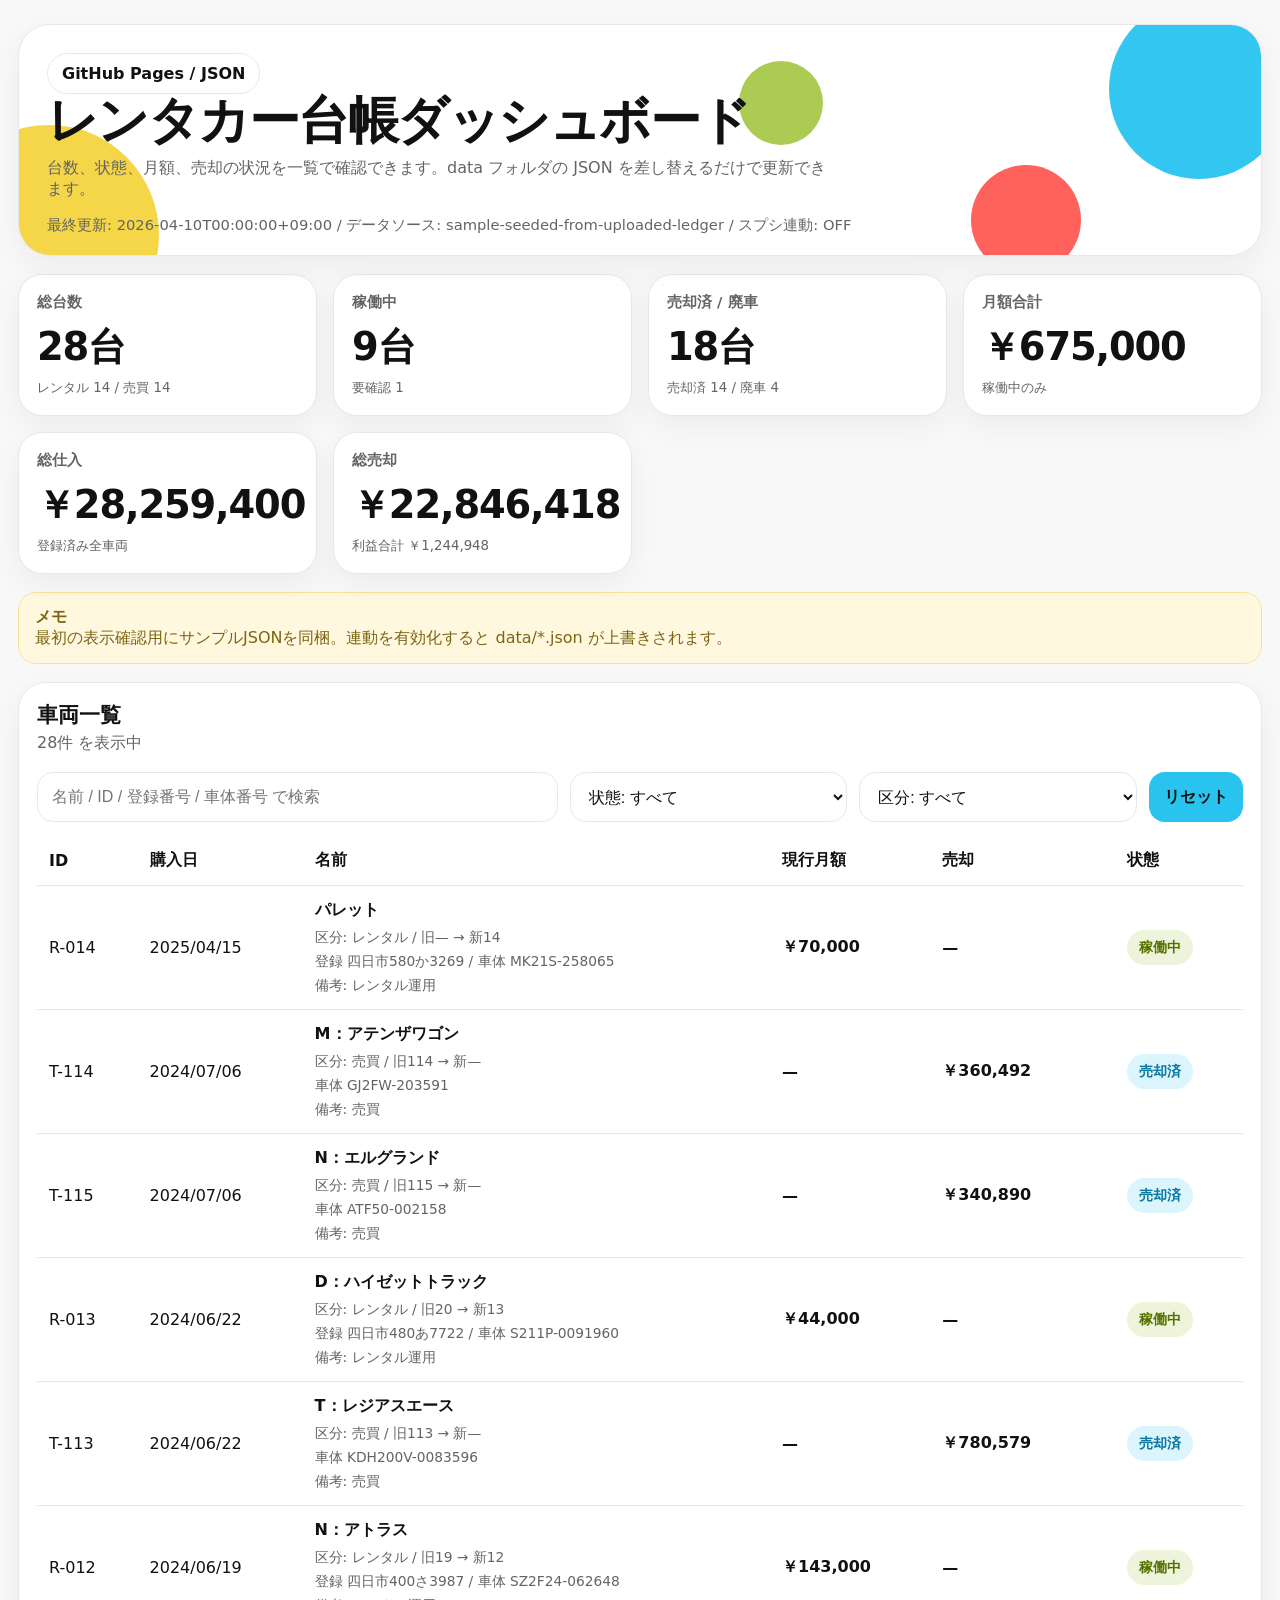
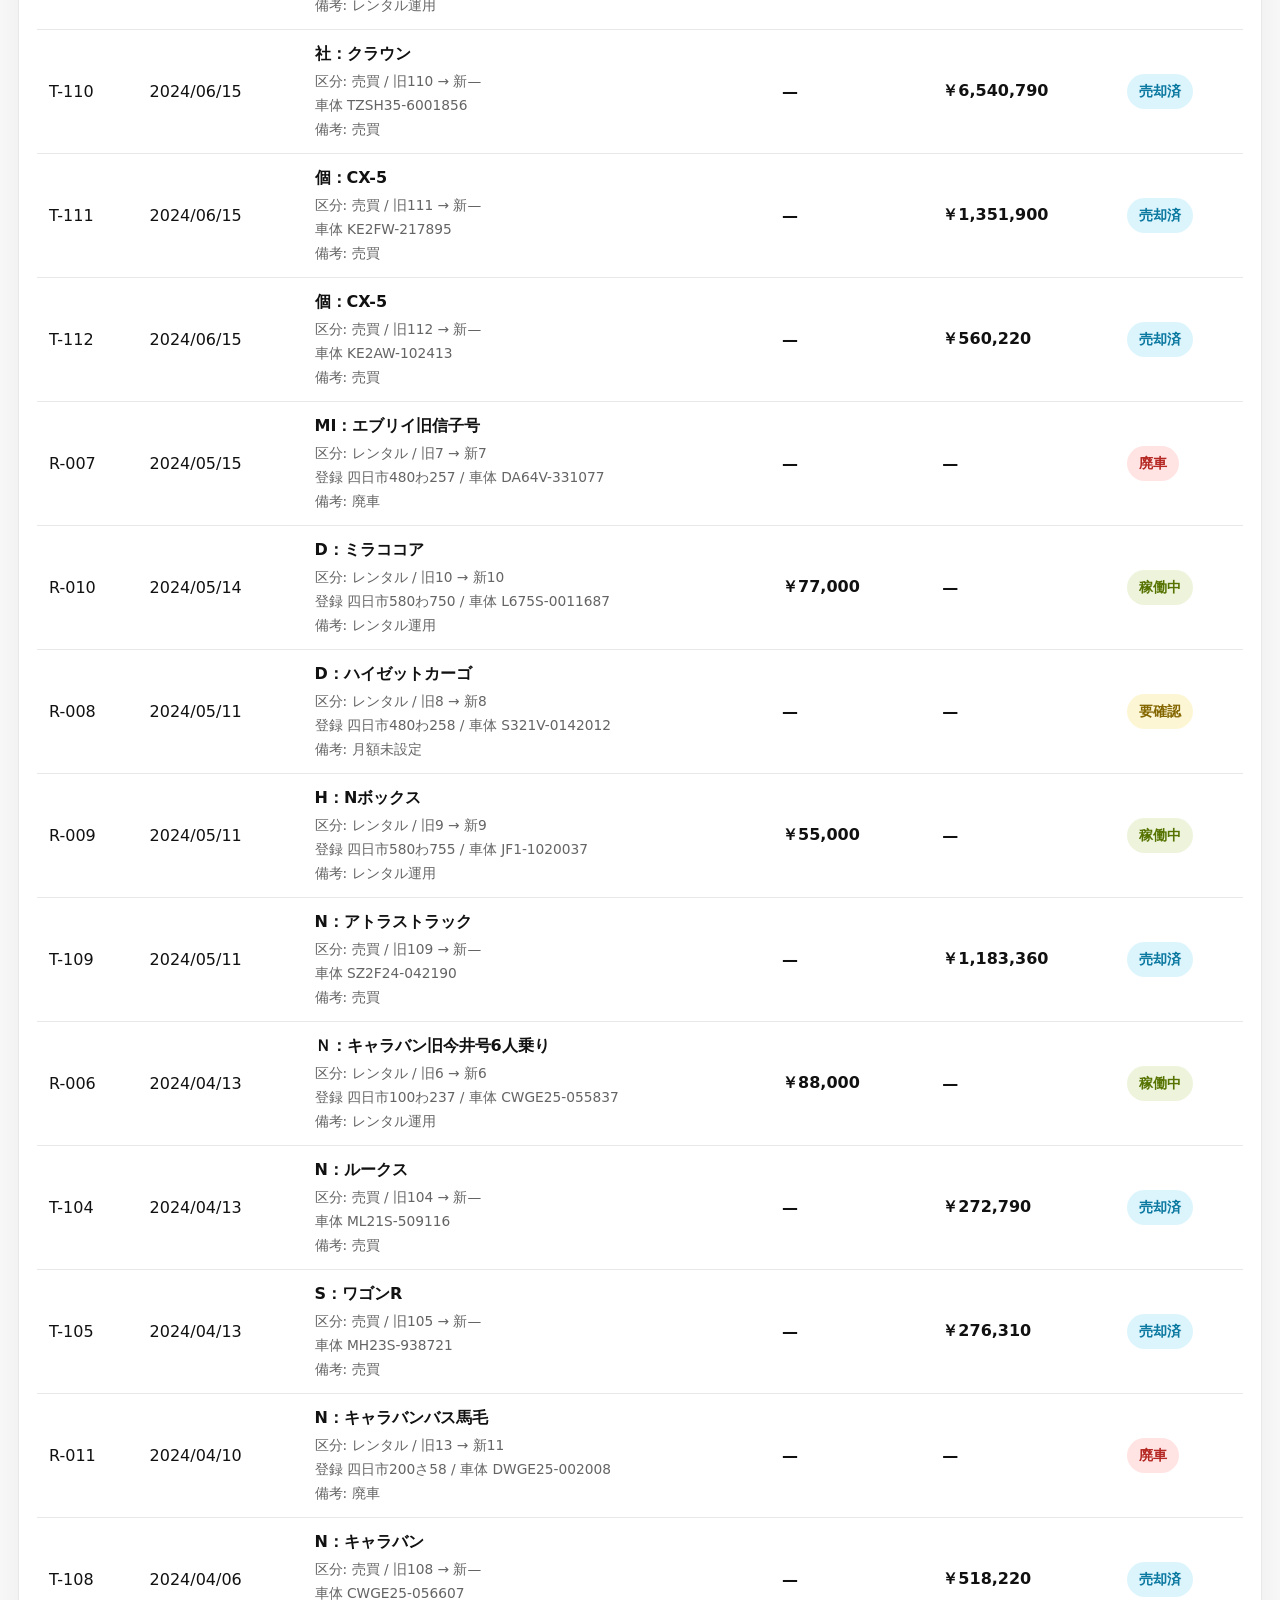
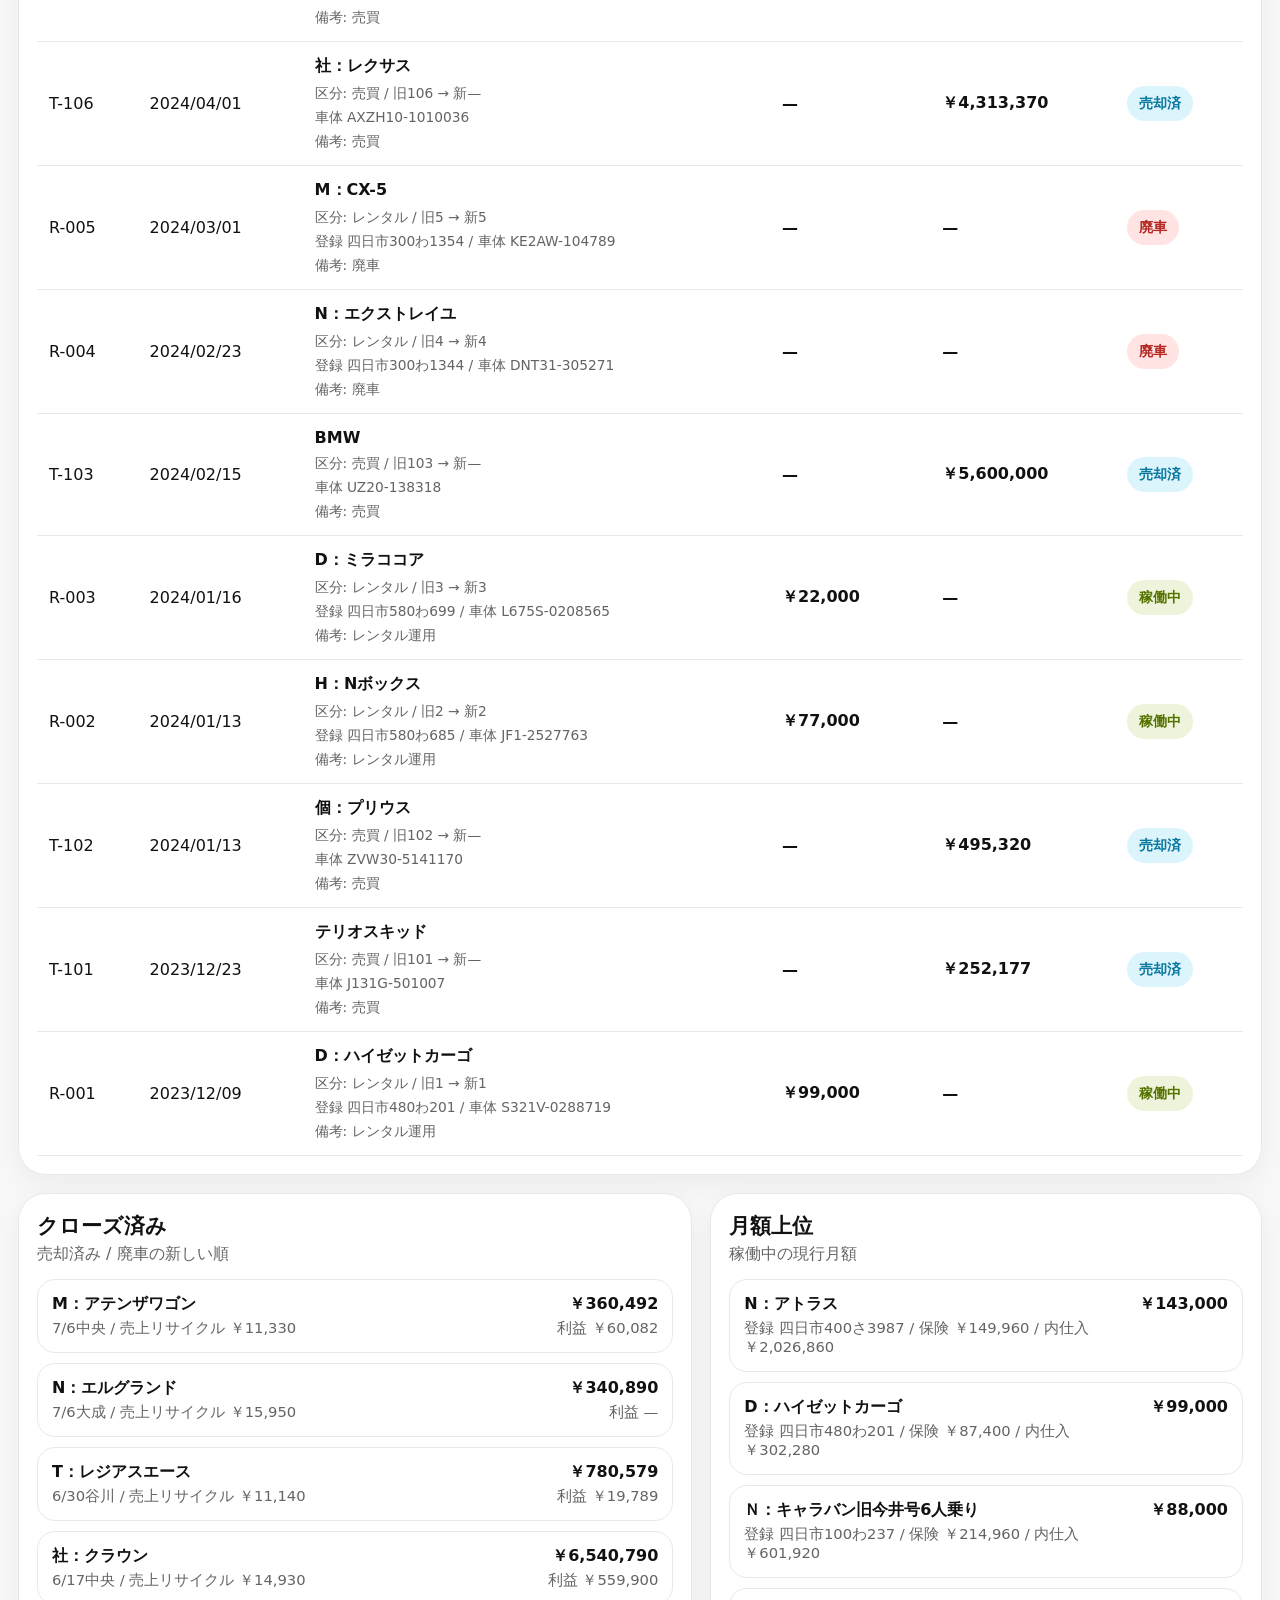
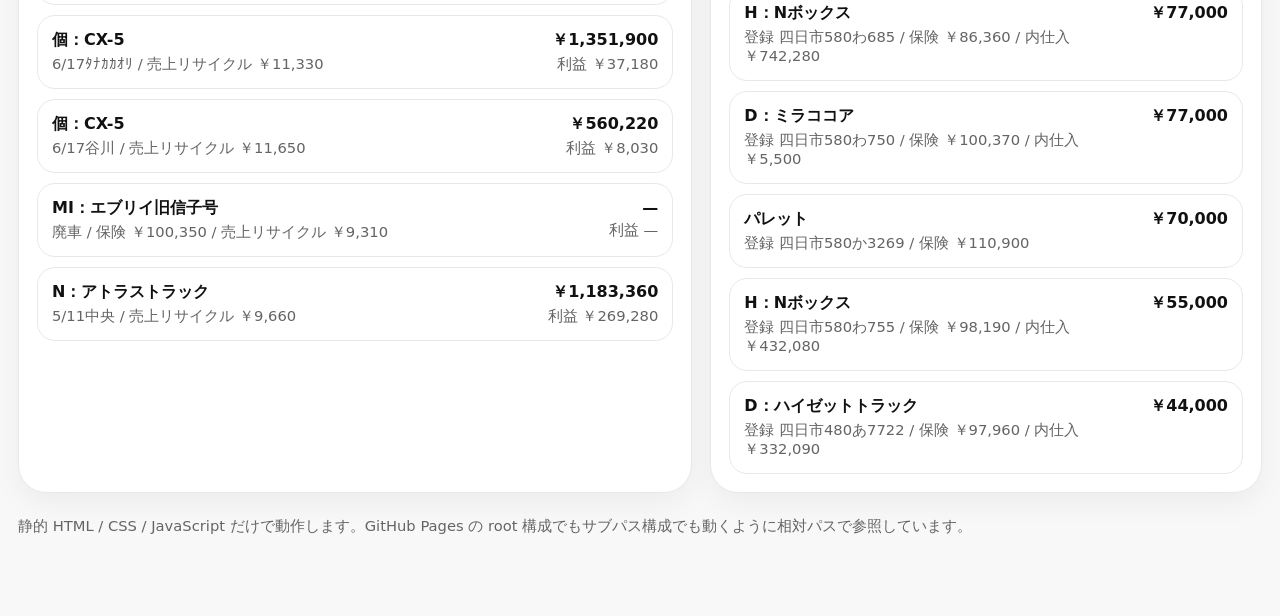
<file: index.html>
<!doctype html>
<html lang="ja">
<head>
  <meta charset="utf-8">
  <meta name="viewport" content="width=device-width, initial-scale=1">
  <title>レンタカー台帳ダッシュボード</title>
  <meta name="description" content="レンタカー台帳の静的ダッシュボード。GitHub Pages でそのまま表示できます。">
  <link rel="stylesheet" href="./styles.css">
</head>
<body>
  <main class="page">
    <section class="hero">
      <div class="shape s1"></div>
      <div class="shape s2"></div>
      <div class="shape s3"></div>
      <div class="shape s4"></div>

      <span class="badge">GitHub Pages / JSON</span>
      <h1 id="pageTitle">レンタカー台帳ダッシュボード</h1>
      <p>台数、状態、月額、売却の状況を一覧で確認できます。data フォルダの JSON を差し替えるだけで更新できます。</p>

      <div class="meta-row">
        <span id="metaInfo">読み込み中...</span>
      </div>
    </section>

    <section class="cards" id="summaryCards">
      <article class="card"><h3>総台数</h3><div class="value">—</div><small>読み込み中</small></article>
      <article class="card"><h3>稼働中</h3><div class="value">—</div><small>読み込み中</small></article>
      <article class="card"><h3>売却済</h3><div class="value">—</div><small>読み込み中</small></article>
      <article class="card"><h3>月額合計</h3><div class="value">—</div><small>読み込み中</small></article>
    </section>

    <section class="notice">
      <strong>メモ</strong>
      <div id="noticeText">読み込み中...</div>
    </section>

    <section class="panel">
      <div class="panel-head">
        <div>
          <h2>車両一覧</h2>
          <p><span id="resultCount">0件</span> を表示中</p>
        </div>
      </div>

      <div class="toolbar">
        <input id="searchInput" class="input" type="search" placeholder="名前 / ID / 登録番号 / 車体番号 で検索">
        <select id="statusFilter">
          <option value="all">状態: すべて</option>
          <option value="稼働中">状態: 稼働中</option>
          <option value="売却済">状態: 売却済</option>
          <option value="廃車">状態: 廃車</option>
          <option value="要確認">状態: 要確認</option>
        </select>
        <select id="categoryFilter">
          <option value="all">区分: すべて</option>
          <option value="rental">区分: レンタル</option>
          <option value="trade">区分: 売買</option>
        </select>
        <button id="resetBtn" class="primary" type="button">リセット</button>
      </div>

      <div class="table-wrap" style="margin-top:14px">
        <table>
          <thead>
            <tr>
              <th>ID</th>
              <th>購入日</th>
              <th>名前</th>
              <th>現行月額</th>
              <th>売却</th>
              <th>状態</th>
            </tr>
          </thead>
          <tbody id="vehicleRows">
            <tr><td colspan="6" class="empty">読み込み中...</td></tr>
          </tbody>
        </table>
      </div>

      <div class="mobile-list" id="vehicleMobileList"></div>
    </section>

    <section class="grid2">
      <section class="panel">
        <div class="panel-head">
          <div>
            <h2>クローズ済み</h2>
            <p>売却済み / 廃車の新しい順</p>
          </div>
        </div>
        <div class="list" id="closedList"></div>
      </section>

      <section class="panel">
        <div class="panel-head">
          <div>
            <h2>月額上位</h2>
            <p>稼働中の現行月額</p>
          </div>
        </div>
        <div class="list" id="monthlyList"></div>
      </section>
    </section>

    <div class="footer">
      静的 HTML / CSS / JavaScript だけで動作します。GitHub Pages の root 構成でもサブパス構成でも動くように相対パスで参照しています。
    </div>
  </main>

  <script defer src="./app.js"></script>
</body>
</html>
</file>
<file: styles.css>
:root{
  --bg:#f8f8f8;
  --card:#ffffff;
  --text:#111111;
  --muted:#646464;
  --line:#e8e8e8;
  --shadow:0 10px 30px rgba(0,0,0,.05);
  --blue:#29c3f0;
  --yellow:#f4d43f;
  --red:#ff5a54;
  --green:#a7c94a;
}
*{box-sizing:border-box}
html,body{margin:0;padding:0;font-family:system-ui,-apple-system,BlinkMacSystemFont,'Segoe UI',sans-serif;background:var(--bg);color:var(--text)}
body{min-height:100vh}
a{color:inherit}
.page{max-width:1280px;margin:0 auto;padding:24px 18px 80px;position:relative}
.hero{position:relative;background:#fff;border:1px solid var(--line);border-radius:32px;padding:28px 28px 20px;overflow:hidden;box-shadow:var(--shadow)}
.hero h1{font-size:clamp(2rem,4vw,4rem);line-height:1.02;margin:0 0 12px;font-weight:900;letter-spacing:-.03em;position:relative;z-index:1}
.hero p{margin:0;color:var(--muted);font-size:1rem;position:relative;z-index:1;max-width:780px}
.meta-row{display:flex;gap:16px;flex-wrap:wrap;margin-top:16px;font-size:.92rem;color:var(--muted);position:relative;z-index:1}
.badge{display:inline-flex;align-items:center;gap:8px;border-radius:999px;padding:10px 14px;background:#fff;border:1px solid var(--line);font-weight:700;position:relative;z-index:1}
.shape{position:absolute;border-radius:999px;opacity:.95;pointer-events:none}
.shape.s1{width:180px;height:180px;background:var(--blue);right:-28px;top:-26px}
.shape.s2{width:220px;height:220px;background:var(--yellow);left:-80px;bottom:-90px}
.shape.s3{width:110px;height:110px;background:var(--red);right:180px;bottom:-20px}
.shape.s4{width:84px;height:84px;background:var(--green);left:58%;top:36px}
.cards{display:grid;grid-template-columns:repeat(4,minmax(0,1fr));gap:16px;margin-top:18px}
.card{background:var(--card);border:1px solid var(--line);border-radius:24px;padding:18px;box-shadow:var(--shadow)}
.card h3{margin:0;color:var(--muted);font-size:.92rem;font-weight:700}
.card .value{margin-top:10px;font-size:clamp(1.5rem,3.2vw,2.4rem);font-weight:900;letter-spacing:-.03em}
.card small{display:block;margin-top:6px;color:var(--muted)}
.toolbar{display:grid;grid-template-columns:1.5fr .8fr .8fr auto;gap:12px;margin-top:18px}
.input,select,button{height:50px;border-radius:16px;border:1px solid var(--line);background:#fff;color:var(--text);font-size:1rem;padding:0 14px}
button{font-weight:800;cursor:pointer}
button.primary{background:var(--blue);border-color:transparent}
.mobile-list{display:none}
.mobile-vehicle{border:1px solid var(--line);border-radius:16px;padding:12px;background:#fff}
.mobile-vehicle-head{display:flex;justify-content:space-between;align-items:flex-start;gap:10px}
.mobile-vehicle-title{font-weight:800}
.mobile-vehicle-body{margin-top:8px;display:grid;gap:6px}
.mobile-vehicle-row{display:flex;justify-content:space-between;gap:8px;font-size:.92rem}
.mobile-vehicle-label{color:var(--muted)}
.panel{background:#fff;border:1px solid var(--line);border-radius:28px;padding:18px;box-shadow:var(--shadow);margin-top:18px}
.panel-head{display:flex;justify-content:space-between;gap:12px;align-items:end;flex-wrap:wrap;margin-bottom:14px}
.panel-head h2{margin:0;font-size:1.3rem}
.panel-head p{margin:4px 0 0;color:var(--muted)}
.table-wrap{overflow:auto}
table{width:100%;border-collapse:separate;border-spacing:0;min-width:880px}
thead th{position:sticky;top:0;background:#fff;z-index:1}
th,td{padding:14px 12px;border-bottom:1px solid var(--line);text-align:left;vertical-align:middle}
tbody tr:hover{background:#fafafa}
.tag{display:inline-flex;align-items:center;justify-content:center;border-radius:999px;padding:8px 12px;font-size:.9rem;font-weight:800;white-space:nowrap}
.tag.active{background:rgba(167,201,74,.2);color:#567300}
.tag.sold{background:rgba(41,195,240,.16);color:#0b78a0}
.tag.scrapped{background:rgba(255,90,84,.16);color:#b52722}
.tag.review{background:rgba(244,212,63,.22);color:#846700}
.grid2{display:grid;grid-template-columns:1.1fr .9fr;gap:18px}
.list{display:grid;gap:10px}
.item{display:flex;align-items:flex-start;justify-content:space-between;gap:16px;padding:14px;border:1px solid var(--line);border-radius:18px}
.item .name{font-weight:800}
.item .sub{color:var(--muted);font-size:.92rem;margin-top:4px}
.cell-title{font-weight:800}
.cell-meta{margin-top:4px;display:flex;flex-direction:column;gap:2px}
.cell-sub{color:var(--muted);font-size:.86rem;margin-top:4px}
.money{font-variant-numeric:tabular-nums;font-weight:800}
.notice{background:#fff8df;border:1px solid #f6e29a;color:#7c6512;border-radius:18px;padding:14px 16px;margin-top:18px}
.footer{margin-top:24px;color:var(--muted);font-size:.92rem}
.empty{padding:30px 12px;color:var(--muted);text-align:center}
.error-box{background:#fff3f3;border:1px solid #f1c5c5;color:#8a2f2f;border-radius:18px;padding:14px 16px}
@media (max-width: 980px){
  .cards{grid-template-columns:repeat(2,minmax(0,1fr))}
  .toolbar{grid-template-columns:1fr 1fr}
  .grid2{grid-template-columns:1fr}
}
@media (max-width: 640px){
  .page{padding:16px 12px 64px}
  .hero{padding:20px 18px 18px}
  .cards{grid-template-columns:1fr}
  .toolbar{grid-template-columns:1fr}
  .panel{padding:14px}
  .toolbar{position:sticky;top:8px;z-index:5;background:rgba(248,248,248,.92);backdrop-filter:blur(6px);padding:8px;border-radius:14px;border:1px solid var(--line)}
  .table-wrap{display:none}
  .mobile-list{display:grid;gap:10px;margin-top:14px}
  .shape.s1{width:130px;height:130px}
  .shape.s2{width:160px;height:160px}
  .shape.s3{width:82px;height:82px;right:90px}
}
</file>
